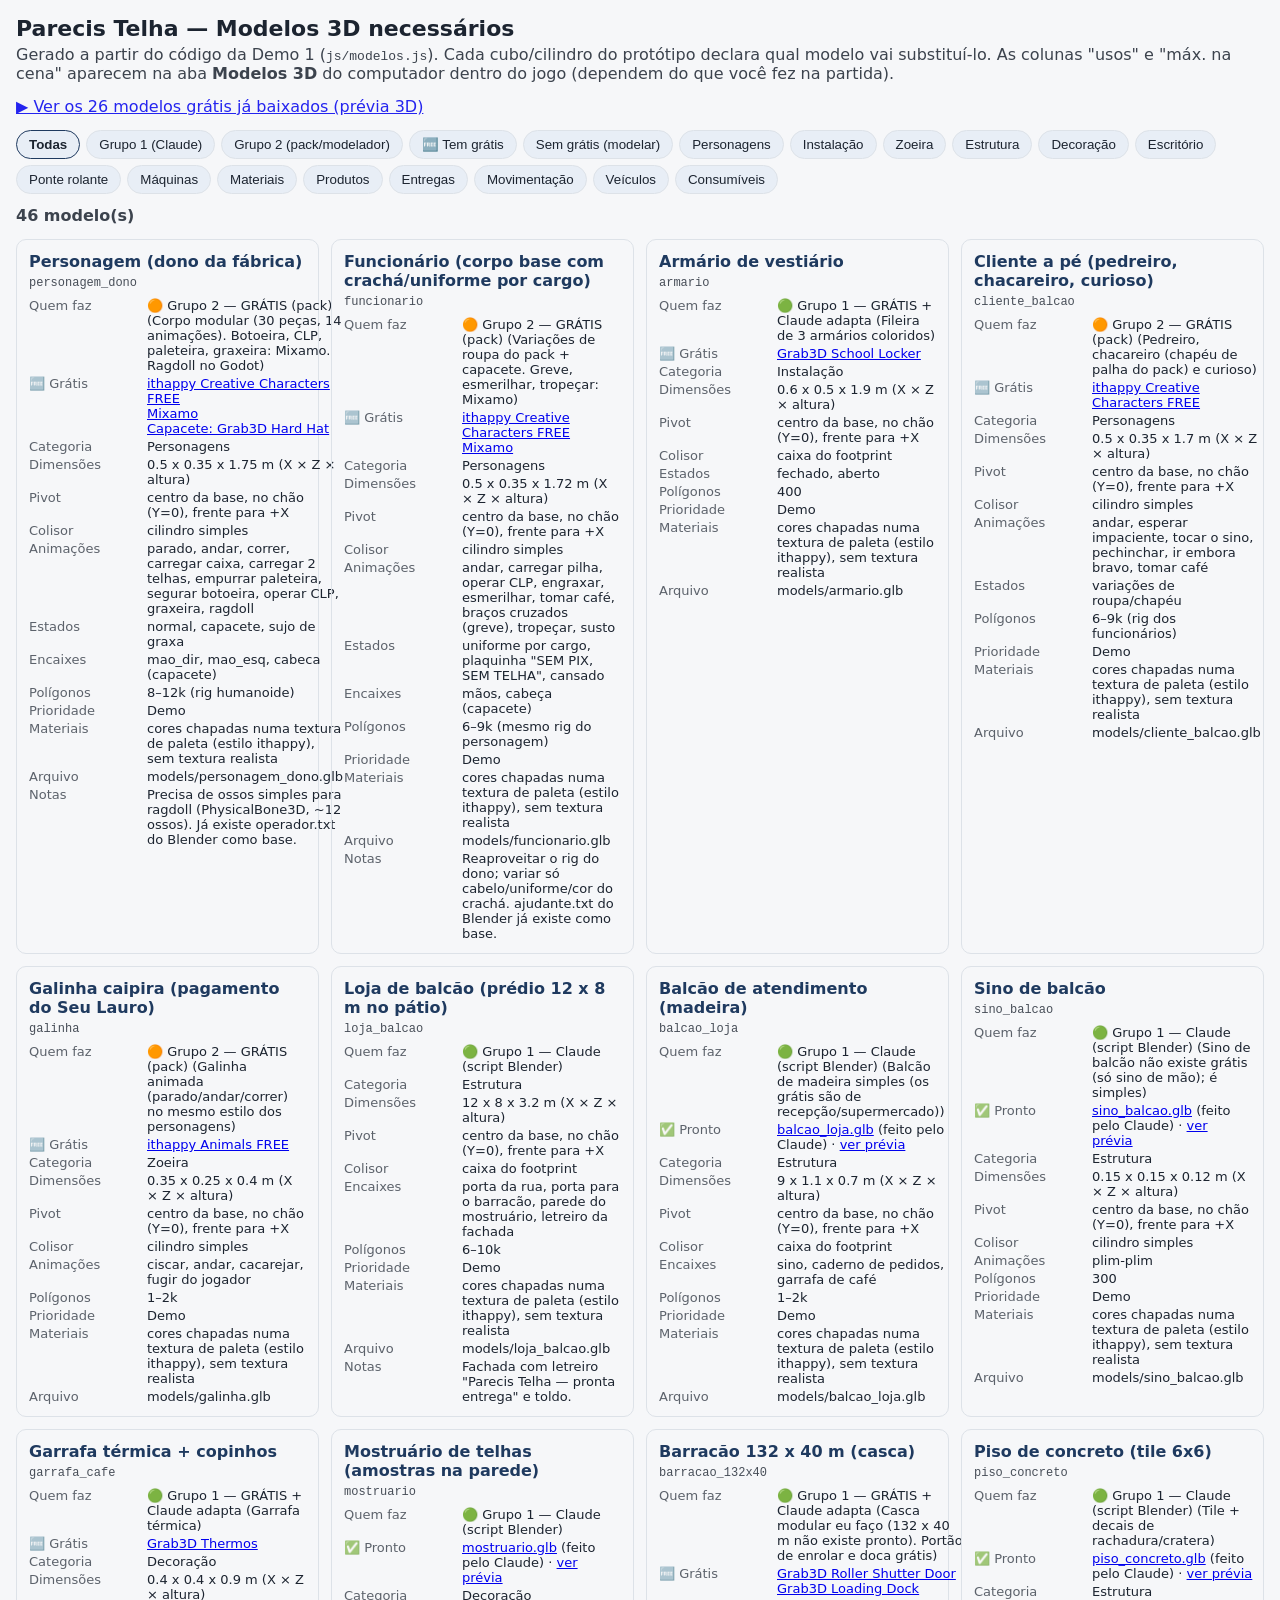
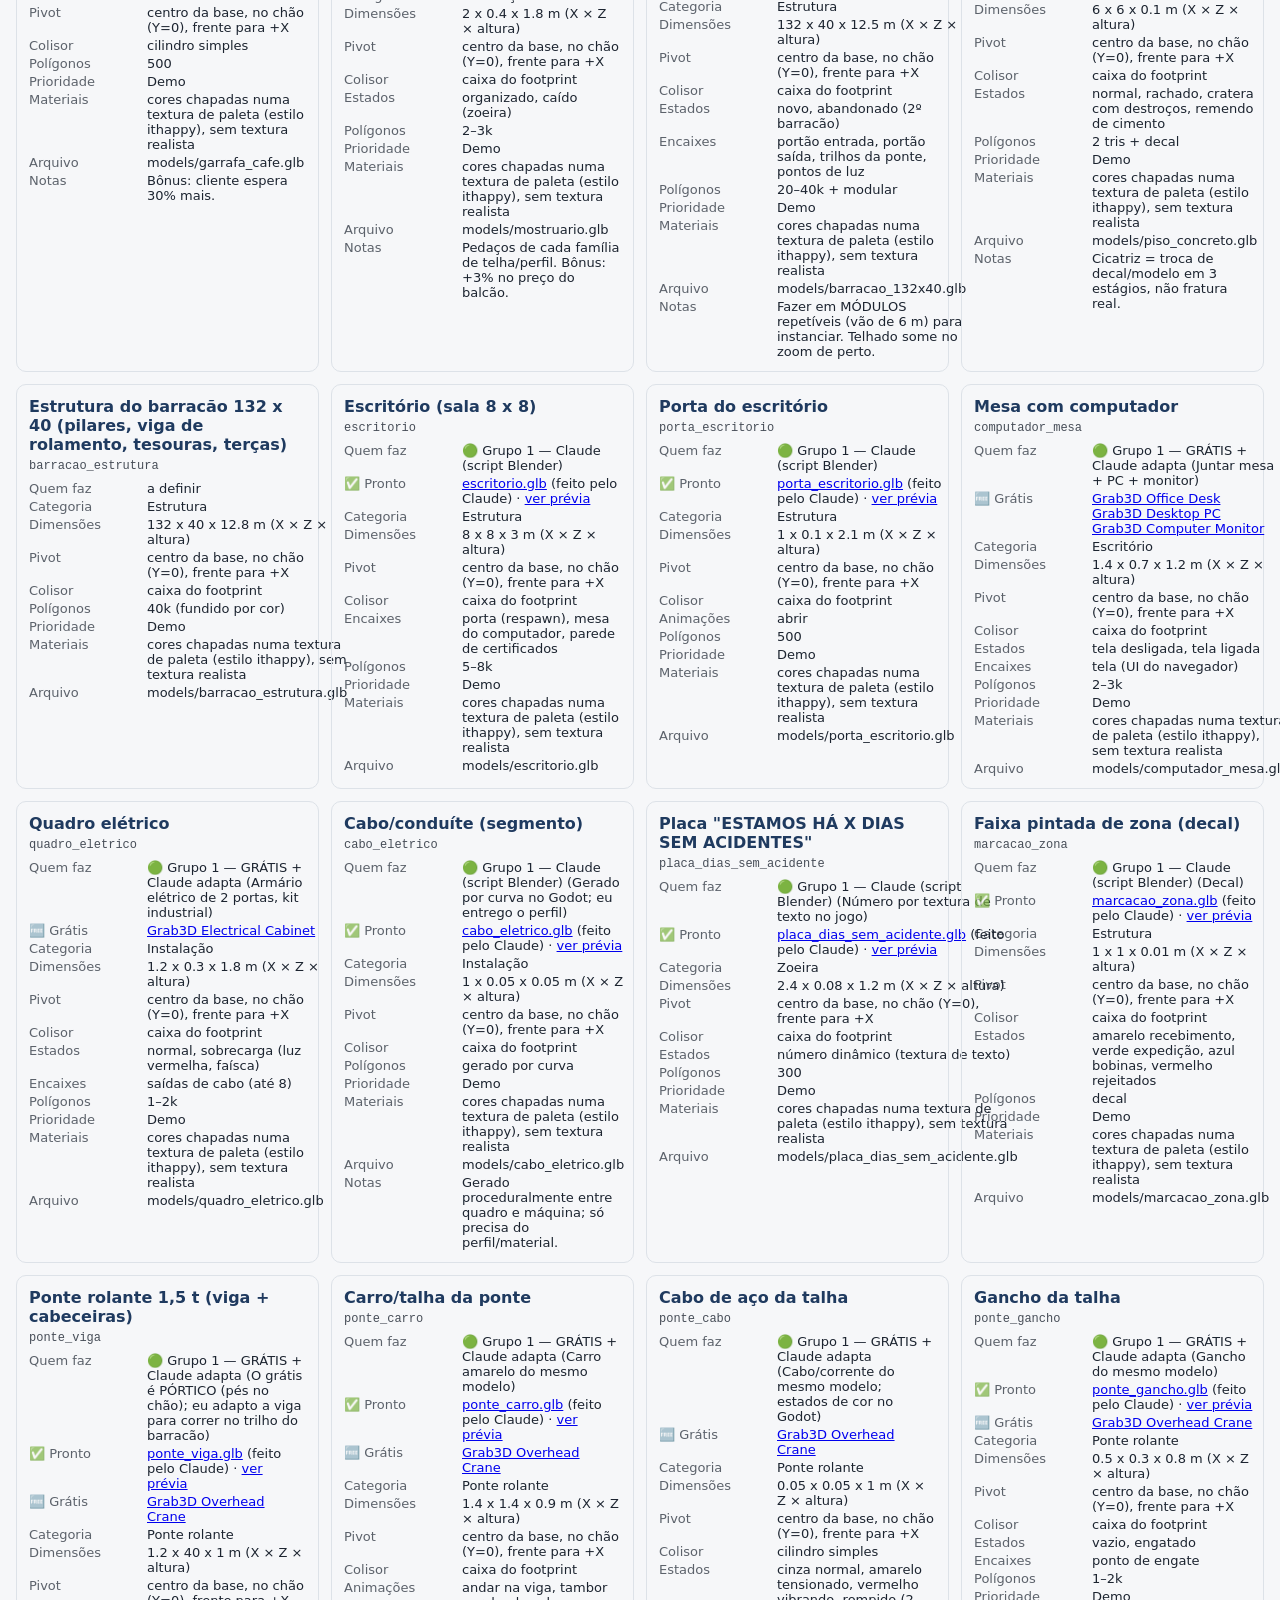
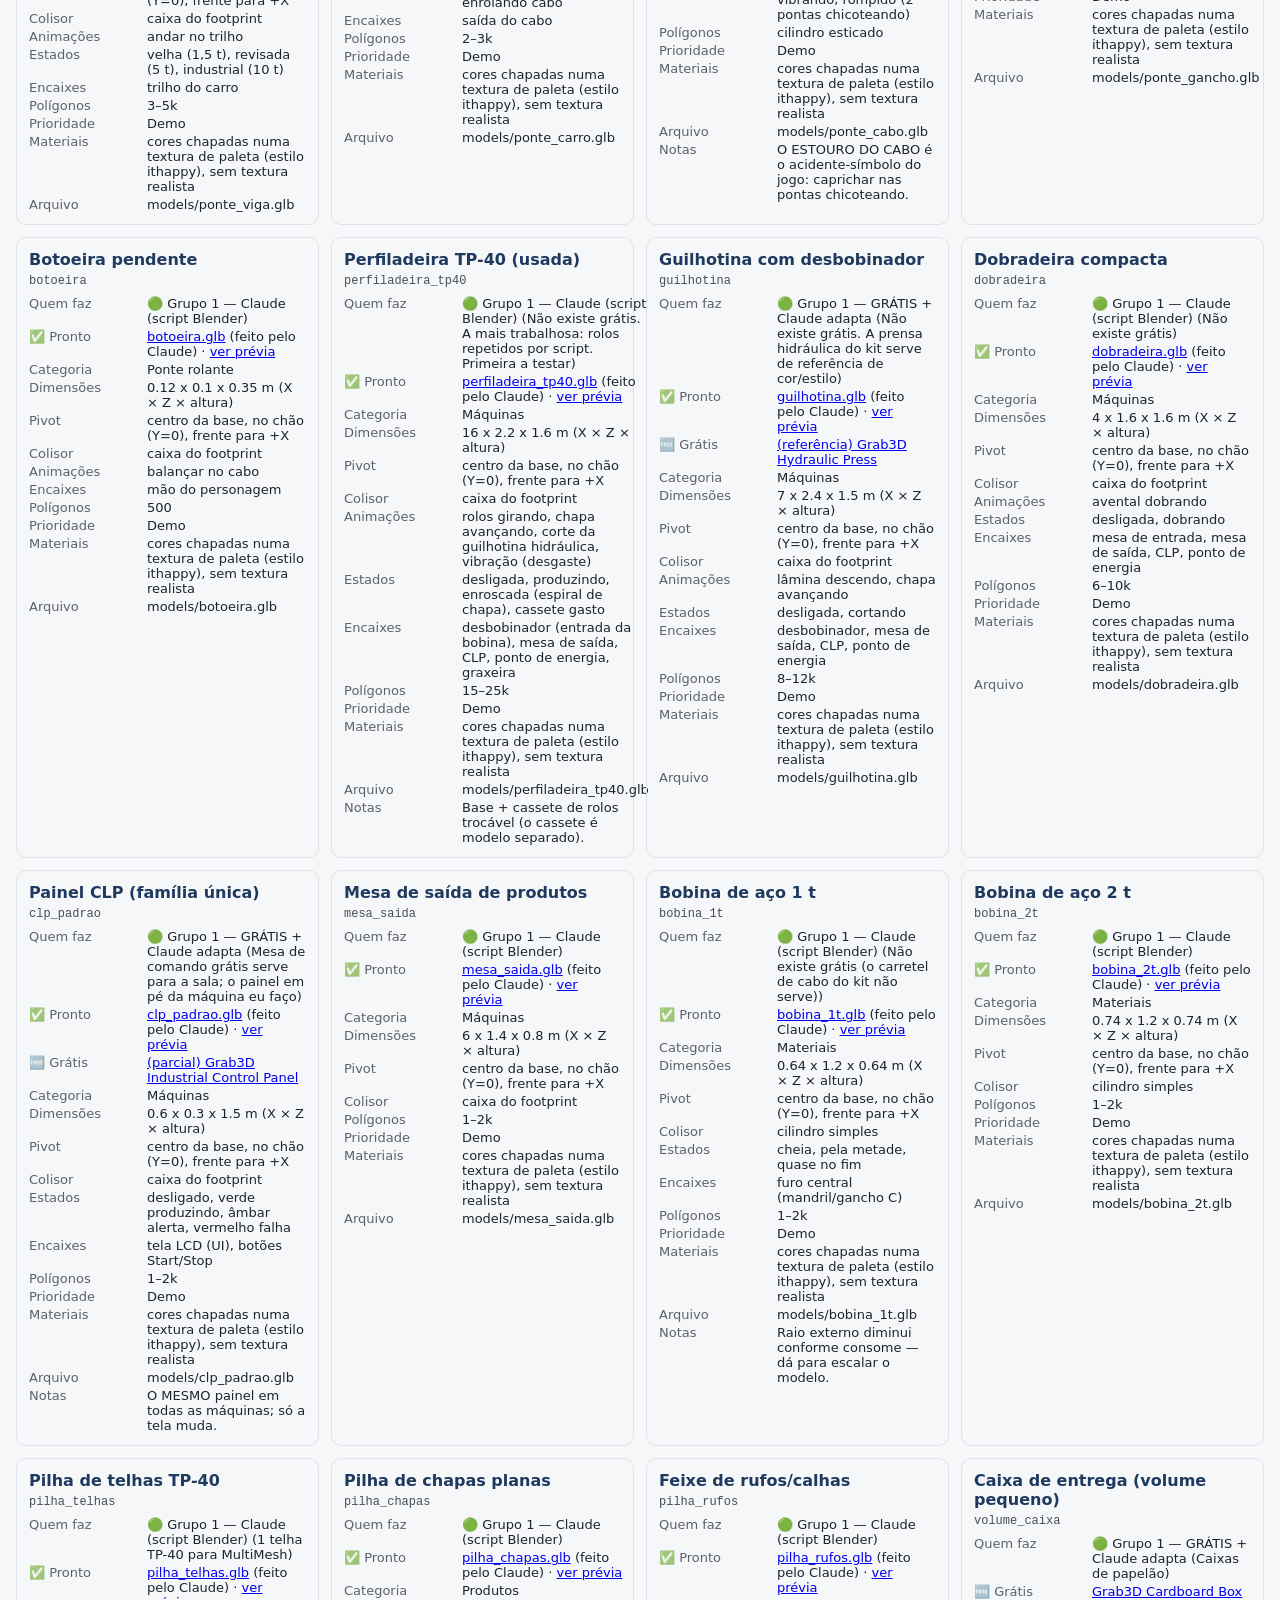
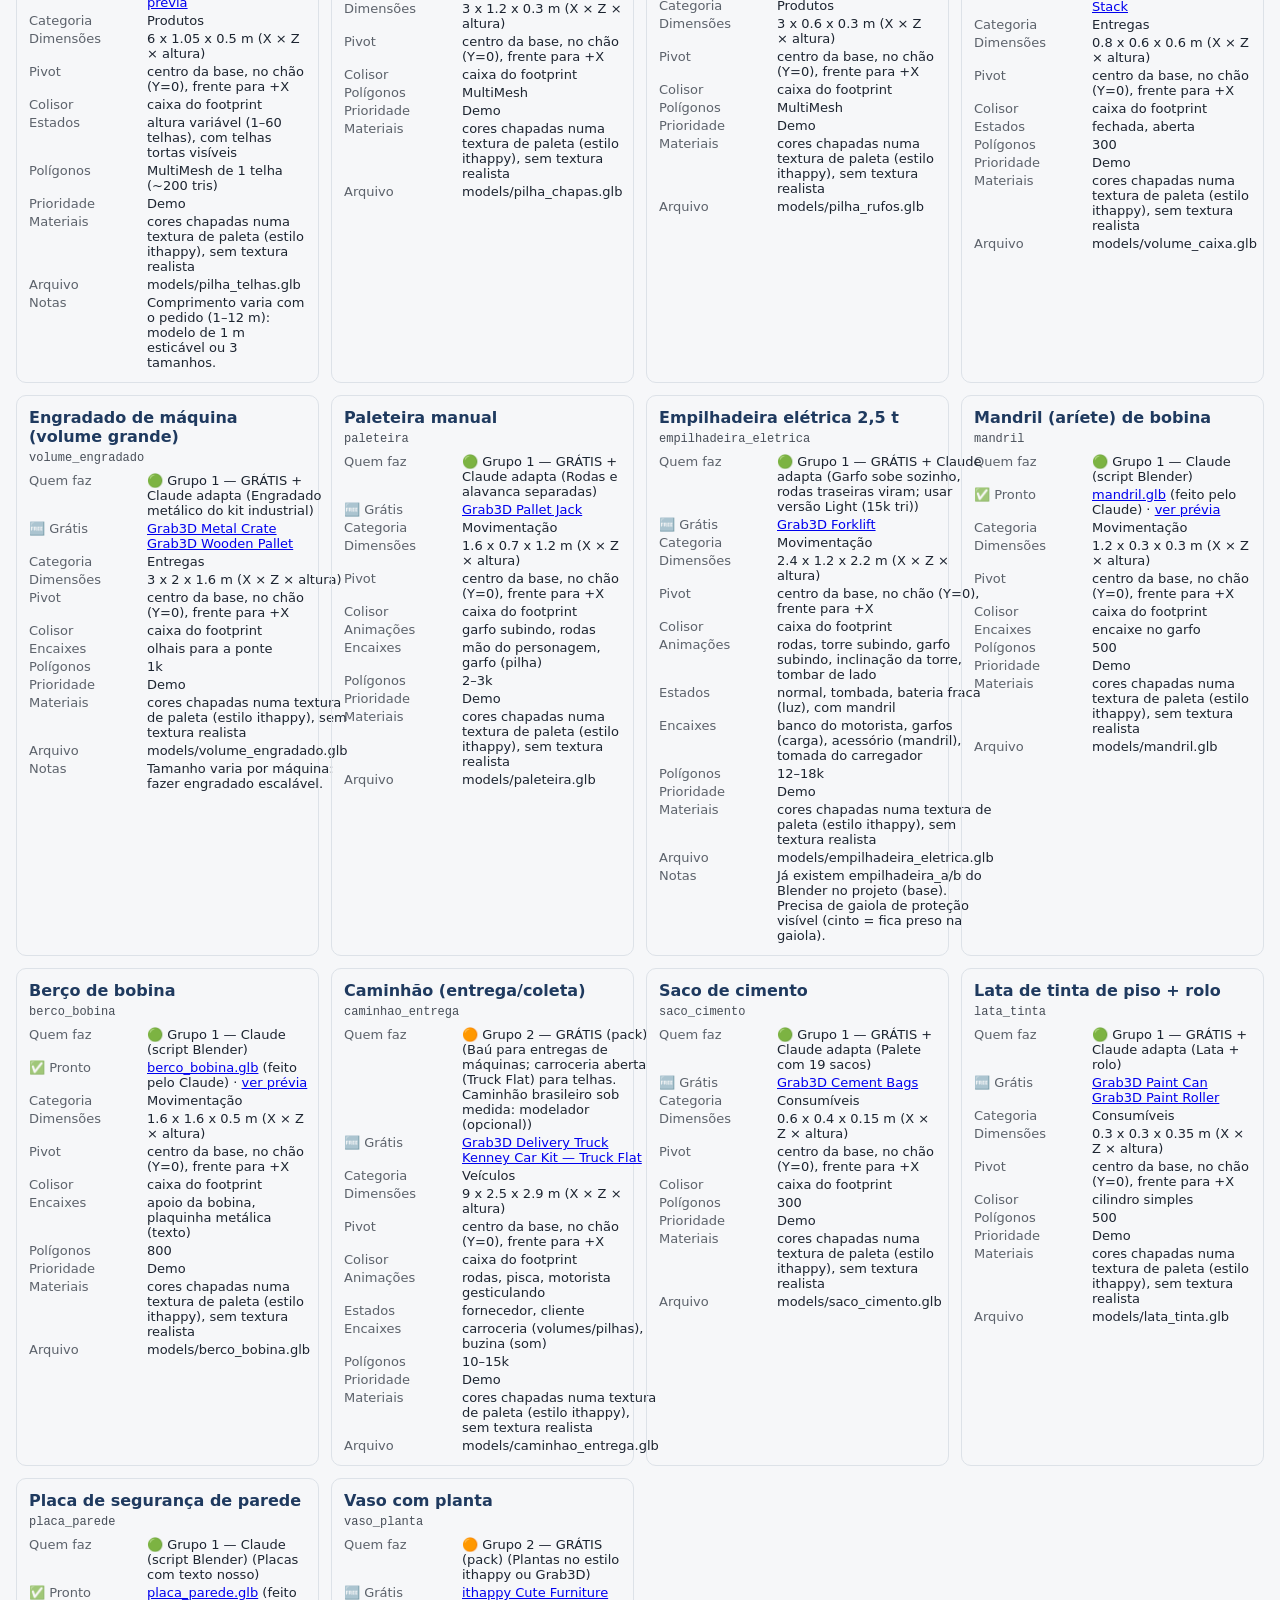
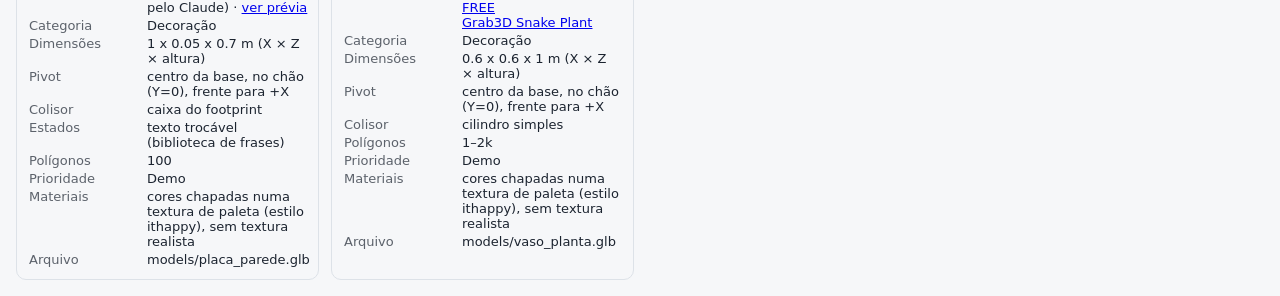
<file: demo1/modelos.html>
<!doctype html>
<html lang="pt-BR">
<head>
<meta charset="utf-8">
<meta name="viewport" content="width=device-width, initial-scale=1">
<title>Modelos 3D Necessários</title>
<style>
  :root { --fundo: #f6f7f9; --texto: #1c2430; --linha: #dde2e8; --cab: #1f3a5f; --chip: #e8eef6; }
  @media (prefers-color-scheme: dark) { :root:not([data-theme="light"]) { --fundo: #11161d; --texto: #e6ebf0; --linha: #2a3440; --cab: #9cc3ff; --chip: #1e2935; } }
  :root[data-theme="dark"] { --fundo: #11161d; --texto: #e6ebf0; --linha: #2a3440; --cab: #9cc3ff; --chip: #1e2935; }
  body { margin: 0; padding: 16px; background: var(--fundo); color: var(--texto); font-family: system-ui, Segoe UI, sans-serif; }
  h1 { font-size: 22px; margin: 0 0 4px; } p { margin: 4px 0 14px; opacity: .85; }
  .filtros { display: flex; gap: 6px; flex-wrap: wrap; margin-bottom: 12px; }
  button { background: var(--chip); color: var(--texto); border: 1px solid var(--linha); border-radius: 16px; padding: 6px 12px; cursor: pointer; }
  button.sel { border-color: var(--cab); font-weight: 600; }
  .grade { display: grid; grid-template-columns: repeat(auto-fill, minmax(300px, 1fr)); gap: 12px; }
  .ficha { border: 1px solid var(--linha); border-radius: 10px; padding: 12px; }
  .ficha h2 { font-size: 16px; margin: 0; color: var(--cab); } .ficha code { font-size: 12px; opacity: .8; }
  .ficha dl { display: grid; grid-template-columns: 110px 1fr; gap: 3px 8px; font-size: 13px; margin: 8px 0 0; }
  .ficha dt { opacity: .7; } .ficha dd { margin: 0; }
  .total { font-weight: 600; }
</style>
</head>
<body>
<h1>Parecis Telha — Modelos 3D necessários</h1>
<p>Gerado a partir do código da Demo 1 (<code>js/modelos.js</code>). Cada cubo/cilindro do protótipo declara qual modelo vai substituí-lo. As colunas "usos" e "máx. na cena" aparecem na aba <b>Modelos 3D</b> do computador dentro do jogo (dependem do que você fez na partida).</p>
<p><a href="../modelos3d/gratis/preview.html">▶ Ver os 26 modelos grátis já baixados (prévia 3D)</a></p>
<div class="filtros" id="filtros"></div>
<p class="total" id="total"></p>
<div class="grade" id="grade"></div>
<script src="js/dados.js"></script>
<script src="js/eventos.js"></script>
<script src="js/modelos.js"></script>
<script src="js/producao_modelos.js"></script>
<script>
  const fichas = PT.fichaModelos();
  const cats = ['Todas', 'Grupo 1 (Claude)', 'Grupo 2 (pack/modelador)', '🆓 Tem grátis', 'Sem grátis (modelar)'].concat([...new Set(fichas.map(f => f.categoria))]);
  let sel = 'Todas';
  function desenhar() {
    document.getElementById('filtros').innerHTML = cats.map(c => '<button class="' + (c === sel ? 'sel' : '') + '" data-c="' + c + '">' + c + '</button>').join('');
    document.querySelectorAll('[data-c]').forEach(b => b.onclick = () => { sel = b.dataset.c; desenhar(); });
    const l = fichas.filter(f => sel === 'Todas' || f.categoria === sel || (sel[6] === '1' && f.grupo === 1) || (sel[6] === '2' && f.grupo === 2) || (sel === '🆓 Tem grátis' && f.gratis) || (sel === 'Sem grátis (modelar)' && !f.gratis));
    document.getElementById('total').textContent = l.length + ' modelo(s)';
    const linha = (k, v) => v && (!Array.isArray(v) || v.length) ? '<dt>' + k + '</dt><dd>' + (Array.isArray(v) ? v.join(', ') : v) + '</dd>' : '';
    document.getElementById('grade').innerHTML = l.map(f => '<div class="ficha"><h2>' + f.nome + '</h2><code>' + f.id + '</code><dl>' +
      linha('Quem faz', (f.grupo === 1 ? '🟢 Grupo 1 — ' : f.grupo === 2 ? '🟠 Grupo 2 — ' : '') + f.quemFaz + (f.obs ? ' (' + f.obs + ')' : '')) + ((PT.MODELOS_PRONTOS || []).includes(f.id) ? '<dt>✅ Pronto</dt><dd><a href="../modelos3d/claude/glb/' + f.id + '.glb">' + f.id + '.glb</a> (feito pelo Claude) · <a href="../modelos3d/claude/previa.html">ver prévia</a></dd>' : '') + (f.gratis ? '<dt>🆓 Grátis</dt><dd>' + f.gratis.map(g => '<a href="' + g[1] + '" target="_blank" rel="noopener">' + g[0] + '</a>').join('<br>') + '</dd>' : '') + linha('Categoria', f.categoria) + linha('Dimensões', f.dims.join(' x ') + ' m (X × Z × altura)') + linha('Pivot', f.pivot) + linha('Colisor', f.colisor) +
      linha('Animações', f.animacoes) + linha('Estados', f.estados) + linha('Encaixes', f.sockets) + linha('Polígonos', f.polys) +
      linha('Prioridade', f.prioridade) + linha('Materiais', f.materiais) + linha('Arquivo', f.arquivo) + linha('Notas', f.notas) + '</dl></div>').join('');
  }
  desenhar();
</script>
</body>
</html>
</file>
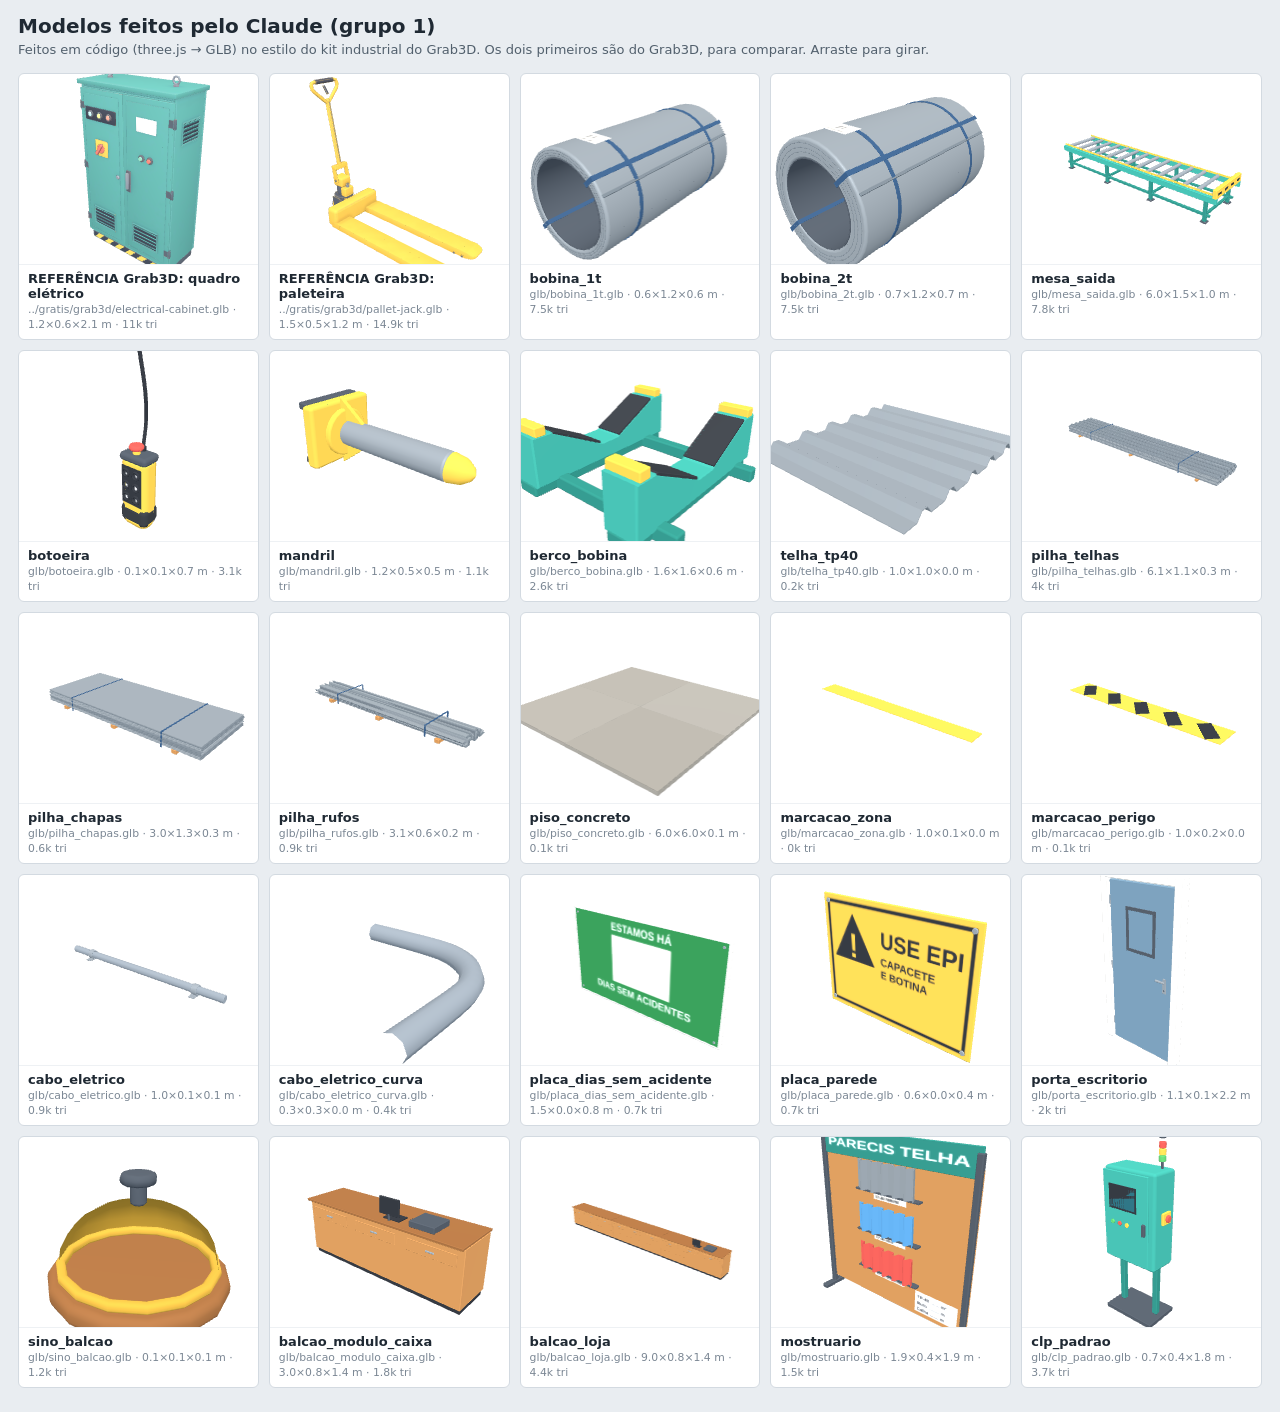
<file: modelos3d/claude/previa.html>
<!doctype html>
<html lang="pt-BR">
<head>
<meta charset="utf-8">
<meta name="viewport" content="width=device-width, initial-scale=1">
<title>Modelos do Claude — prévia</title>
<style>
  body { margin: 0; background: #e9edf1; font-family: system-ui, sans-serif; color: #1f2933; }
  header { padding: 14px 18px 4px; }
  h1 { margin: 0; font-size: 20px; }
  p { margin: 4px 0 0; font-size: 13px; color: #52606d; }
  #grade { display: grid; grid-template-columns: repeat(auto-fill, minmax(220px, 1fr)); gap: 10px; padding: 12px 18px 24px; }
  .cel { background: #fff; border: 1px solid #d3dae1; border-radius: 6px; overflow: hidden; }
  .cel canvas { display: block; width: 100%; height: 190px; }
  .cel div { padding: 6px 9px 8px; font-size: 13px; border-top: 1px solid #eef1f4; }
  .cel b { display: block; } .cel small { color: #7b8794; }
</style>
</head>
<body>
<header>
  <h1>Modelos feitos pelo Claude (grupo 1)</h1>
  <p>Feitos em código (three.js → GLB) no estilo do kit industrial do Grab3D. Os dois primeiros são do Grab3D, para comparar. Arraste para girar.</p>
</header>
<div id="grade"></div>
<script src="lib/three.min.js"></script>
<script src="lib/GLTFLoader.js"></script>
<script>
const LISTA = [
  ['../gratis/grab3d/electrical-cabinet.glb', 'REFERÊNCIA Grab3D: quadro elétrico'], ['../gratis/grab3d/pallet-jack.glb', 'REFERÊNCIA Grab3D: paleteira'],
  ['glb/bobina_1t.glb', 'bobina_1t'],
  ['glb/bobina_2t.glb', 'bobina_2t'],
  ['glb/mesa_saida.glb', 'mesa_saida'],
  ['glb/botoeira.glb', 'botoeira'],
  ['glb/mandril.glb', 'mandril'],
  ['glb/berco_bobina.glb', 'berco_bobina'],
  ['glb/telha_tp40.glb', 'telha_tp40'],
  ['glb/pilha_telhas.glb', 'pilha_telhas'],
  ['glb/pilha_chapas.glb', 'pilha_chapas'],
  ['glb/pilha_rufos.glb', 'pilha_rufos'],
  ['glb/piso_concreto.glb', 'piso_concreto'],
  ['glb/marcacao_zona.glb', 'marcacao_zona'],
  ['glb/marcacao_perigo.glb', 'marcacao_perigo'],
  ['glb/cabo_eletrico.glb', 'cabo_eletrico'],
  ['glb/cabo_eletrico_curva.glb', 'cabo_eletrico_curva'],
  ['glb/placa_dias_sem_acidente.glb', 'placa_dias_sem_acidente'],
  ['glb/placa_parede.glb', 'placa_parede'],
  ['glb/porta_escritorio.glb', 'porta_escritorio'],
  ['glb/sino_balcao.glb', 'sino_balcao'],
  ['glb/balcao_modulo_caixa.glb', 'balcao_modulo_caixa'],
  ['glb/balcao_loja.glb', 'balcao_loja'],
  ['glb/mostruario.glb', 'mostruario'],
  ['glb/clp_padrao.glb', 'clp_padrao']
];
const grade = document.getElementById('grade'), loader = new THREE.GLTFLoader(), cenas = [];
const renderer = new THREE.WebGLRenderer({ antialias: true, alpha: true, preserveDrawingBuffer: true });
renderer.setPixelRatio(Math.min(2, devicePixelRatio)); renderer.outputEncoding = THREE.sRGBEncoding;
LISTA.forEach(([arq, id]) => {
  const cel = document.createElement('div'); cel.className = 'cel';
  const cv = document.createElement('canvas'); cel.appendChild(cv);
  const info = document.createElement('div'); info.innerHTML = '<b>' + id + '</b><small>' + arq + ' · carregando…</small>'; cel.appendChild(info);
  grade.appendChild(cel);
  const sc = new THREE.Scene(); sc.add(new THREE.HemisphereLight(0xffffff, 0x8899aa, 1.0));
  const sol = new THREE.DirectionalLight(0xffffff, 0.9); sol.position.set(3, 5, 4); sc.add(sol);
  const cam = new THREE.PerspectiveCamera(32, 1.2, 0.01, 500);
  const item = { cv, sc, cam, ang: 0.7, alvo: null, raio: 1, pronto: false };
  cenas.push(item);
  loader.load(arq, g => {
    const m = g.scene; sc.add(m);
    const box = new THREE.Box3().setFromObject(m), tam = box.getSize(new THREE.Vector3()), cen = box.getCenter(new THREE.Vector3());
    let tris = 0; m.traverse(o => { if (o.isMesh) tris += (o.geometry.index ? o.geometry.index.count : o.geometry.attributes.position.count) / 3; });
    item.alvo = cen; item.raio = Math.max(tam.x, tam.y, tam.z) * 1.6; item.pronto = true;
    info.querySelector('small').textContent = arq + ' · ' + tam.x.toFixed(1) + '×' + tam.z.toFixed(1) + '×' + tam.y.toFixed(1) + ' m · ' + Math.round(tris / 100) / 10 + 'k tri';
  }, undefined, e => { info.querySelector('small').textContent = arq + ' · ERRO ao carregar'; item.erro = true; });
  let arr = null;
  cv.addEventListener('pointerdown', e => { arr = e.clientX; cv.setPointerCapture(e.pointerId); });
  cv.addEventListener('pointermove', e => { if (arr !== null) { item.ang -= (e.clientX - arr) * 0.01; arr = e.clientX; } });
  cv.addEventListener('pointerup', () => arr = null);
});
function desenhar() {
  cenas.forEach(it => {
    const w = it.cv.clientWidth, h = it.cv.clientHeight; if (!w || !it.pronto) return;
    if (it.cv.width !== w * renderer.getPixelRatio()) { it.cv.width = w * renderer.getPixelRatio(); it.cv.height = h * renderer.getPixelRatio(); }
    it.cam.aspect = w / h; it.cam.updateProjectionMatrix();
    it.cam.position.set(it.alvo.x + Math.sin(it.ang) * it.raio, it.alvo.y + it.raio * 0.45, it.alvo.z + Math.cos(it.ang) * it.raio); it.cam.lookAt(it.alvo);
    renderer.setSize(w, h, false); renderer.render(it.sc, it.cam);
    const ctx = it.cv.getContext('2d'); ctx.clearRect(0, 0, it.cv.width, it.cv.height); ctx.drawImage(renderer.domElement, 0, 0, it.cv.width, it.cv.height);
  });
  window.__prontos = cenas.filter(c => c.pronto || c.erro).length;
  requestAnimationFrame(desenhar);
}
desenhar();
</script>
</body>
</html>
</file>
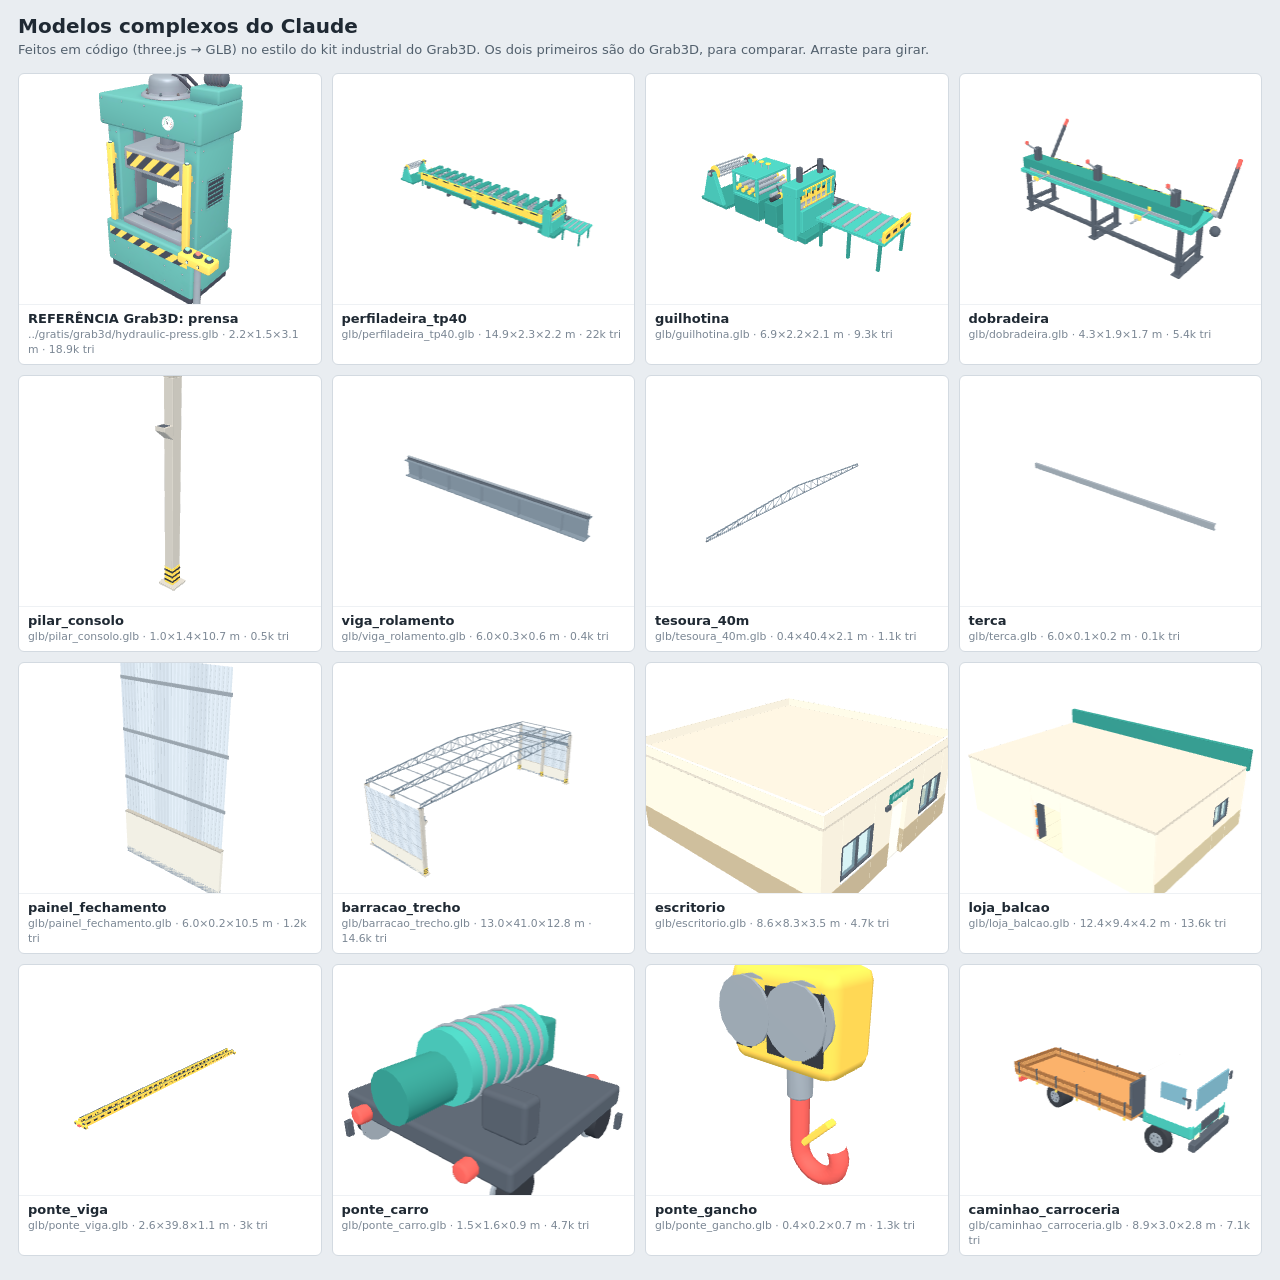
<file: modelos3d/claude/previa_complexos.html>
<!doctype html>
<html lang="pt-BR">
<head>
<meta charset="utf-8">
<meta name="viewport" content="width=device-width, initial-scale=1">
<title>Modelos complexos — prévia</title>
<style>
  body { margin: 0; background: #e9edf1; font-family: system-ui, sans-serif; color: #1f2933; }
  header { padding: 14px 18px 4px; }
  h1 { margin: 0; font-size: 20px; }
  p { margin: 4px 0 0; font-size: 13px; color: #52606d; }
  #grade { display: grid; grid-template-columns: repeat(auto-fill, minmax(300px, 1fr)); gap: 10px; padding: 12px 18px 24px; }
  .cel { background: #fff; border: 1px solid #d3dae1; border-radius: 6px; overflow: hidden; }
  .cel canvas { display: block; width: 100%; height: 230px; }
  .cel div { padding: 6px 9px 8px; font-size: 13px; border-top: 1px solid #eef1f4; }
  .cel b { display: block; } .cel small { color: #7b8794; }
</style>
</head>
<body>
<header>
  <h1>Modelos complexos do Claude</h1>
  <p>Feitos em código (three.js → GLB) no estilo do kit industrial do Grab3D. Os dois primeiros são do Grab3D, para comparar. Arraste para girar.</p>
</header>
<div id="grade"></div>
<script src="lib/three.min.js"></script>
<script src="lib/GLTFLoader.js"></script>
<script>
const LISTA = [
  ['../gratis/grab3d/hydraulic-press.glb', 'REFERÊNCIA Grab3D: prensa'],
  ['glb/perfiladeira_tp40.glb', 'perfiladeira_tp40'],
  ['glb/guilhotina.glb', 'guilhotina'],
  ['glb/dobradeira.glb', 'dobradeira'],
  ['glb/pilar_consolo.glb', 'pilar_consolo'],
  ['glb/viga_rolamento.glb', 'viga_rolamento'],
  ['glb/tesoura_40m.glb', 'tesoura_40m'],
  ['glb/terca.glb', 'terca'],
  ['glb/painel_fechamento.glb', 'painel_fechamento'],
  ['glb/barracao_trecho.glb', 'barracao_trecho'],
  ['glb/escritorio.glb', 'escritorio'],
  ['glb/loja_balcao.glb', 'loja_balcao'],
  ['glb/ponte_viga.glb', 'ponte_viga'],
  ['glb/ponte_carro.glb', 'ponte_carro'],
  ['glb/ponte_gancho.glb', 'ponte_gancho'],
  ['glb/caminhao_carroceria.glb', 'caminhao_carroceria']
];
const grade = document.getElementById('grade'), loader = new THREE.GLTFLoader(), cenas = [];
const renderer = new THREE.WebGLRenderer({ antialias: true, alpha: true, preserveDrawingBuffer: true });
renderer.setPixelRatio(Math.min(2, devicePixelRatio)); renderer.outputEncoding = THREE.sRGBEncoding;
LISTA.forEach(([arq, id]) => {
  const cel = document.createElement('div'); cel.className = 'cel';
  const cv = document.createElement('canvas'); cel.appendChild(cv);
  const info = document.createElement('div'); info.innerHTML = '<b>' + id + '</b><small>' + arq + ' · carregando…</small>'; cel.appendChild(info);
  grade.appendChild(cel);
  const sc = new THREE.Scene(); sc.add(new THREE.HemisphereLight(0xffffff, 0x8899aa, 1.0));
  const sol = new THREE.DirectionalLight(0xffffff, 0.9); sol.position.set(3, 5, 4); sc.add(sol);
  const cam = new THREE.PerspectiveCamera(32, 1.2, 0.01, 500);
  const item = { cv, sc, cam, ang: 0.7, alvo: null, raio: 1, pronto: false };
  cenas.push(item);
  loader.load(arq, g => {
    const m = g.scene; sc.add(m);
    const box = new THREE.Box3().setFromObject(m), tam = box.getSize(new THREE.Vector3()), cen = box.getCenter(new THREE.Vector3());
    let tris = 0; m.traverse(o => { if (o.isMesh) tris += (o.geometry.index ? o.geometry.index.count : o.geometry.attributes.position.count) / 3; });
    item.alvo = cen; item.raio = Math.max(tam.x, tam.y, tam.z) * 1.6; item.pronto = true;
    info.querySelector('small').textContent = arq + ' · ' + tam.x.toFixed(1) + '×' + tam.z.toFixed(1) + '×' + tam.y.toFixed(1) + ' m · ' + Math.round(tris / 100) / 10 + 'k tri';
  }, undefined, e => { info.querySelector('small').textContent = arq + ' · ERRO ao carregar'; item.erro = true; });
  let arr = null;
  cv.addEventListener('pointerdown', e => { arr = e.clientX; cv.setPointerCapture(e.pointerId); });
  cv.addEventListener('pointermove', e => { if (arr !== null) { item.ang -= (e.clientX - arr) * 0.01; arr = e.clientX; } });
  cv.addEventListener('pointerup', () => arr = null);
});
function desenhar() {
  cenas.forEach(it => {
    const w = it.cv.clientWidth, h = it.cv.clientHeight; if (!w || !it.pronto) return;
    if (it.cv.width !== w * renderer.getPixelRatio()) { it.cv.width = w * renderer.getPixelRatio(); it.cv.height = h * renderer.getPixelRatio(); }
    it.cam.aspect = w / h; it.cam.updateProjectionMatrix();
    it.cam.position.set(it.alvo.x + Math.sin(it.ang) * it.raio, it.alvo.y + it.raio * 0.45, it.alvo.z + Math.cos(it.ang) * it.raio); it.cam.lookAt(it.alvo);
    renderer.setSize(w, h, false); renderer.render(it.sc, it.cam);
    const ctx = it.cv.getContext('2d'); ctx.clearRect(0, 0, it.cv.width, it.cv.height); ctx.drawImage(renderer.domElement, 0, 0, it.cv.width, it.cv.height);
  });
  window.__prontos = cenas.filter(c => c.pronto || c.erro).length;
  requestAnimationFrame(desenhar);
}
desenhar();
</script>
</body>
</html>
</file>
